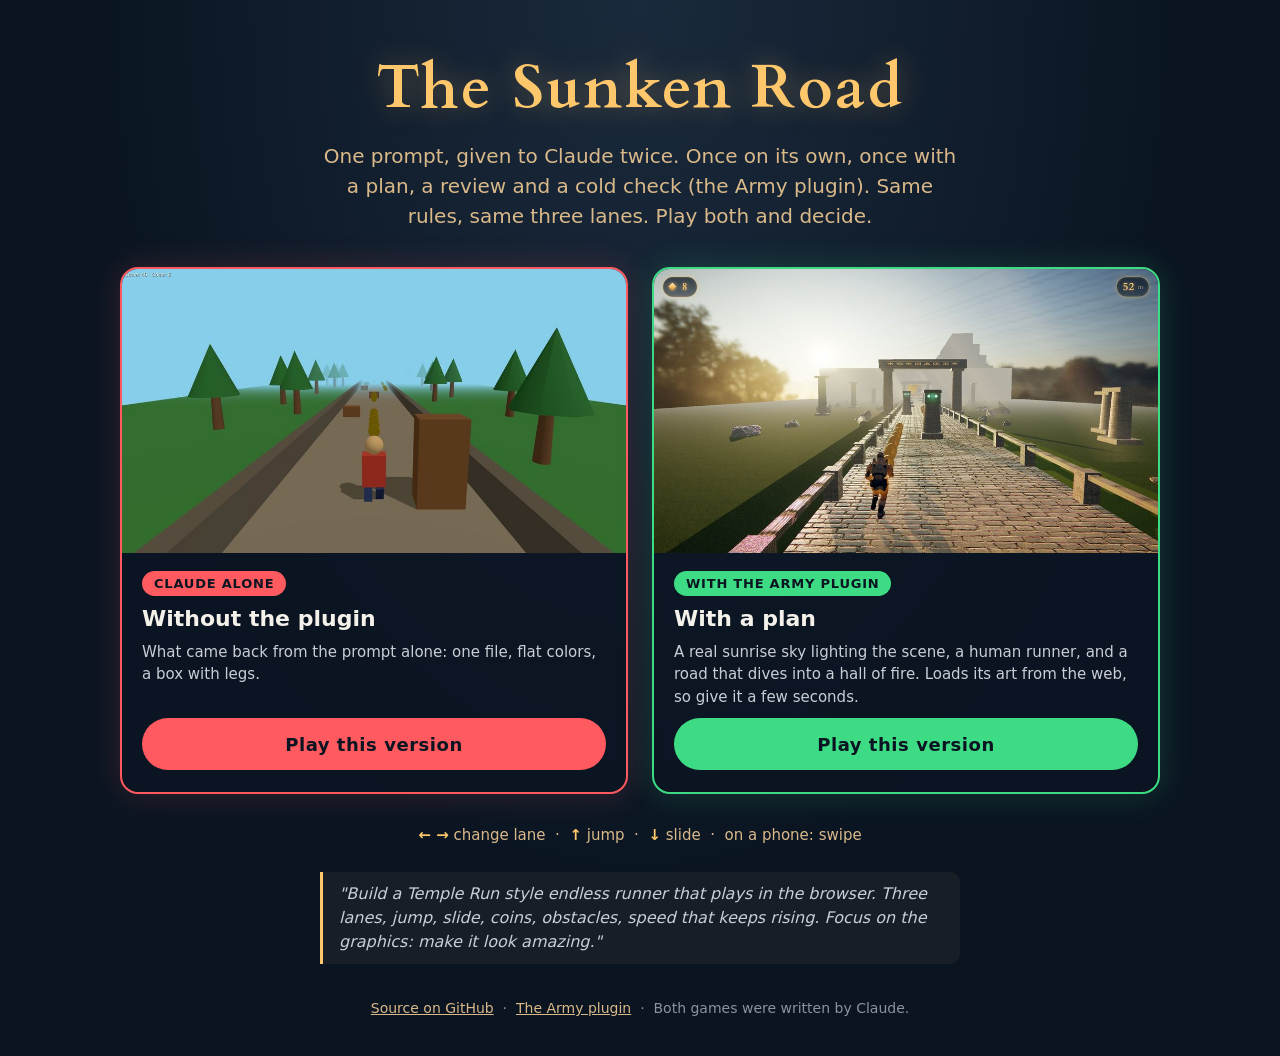
<file: index.html>
<!DOCTYPE html>
<html lang="en">
<head>
<meta charset="utf-8">
<title>The Sunken Road: same prompt, two games</title>
<meta name="viewport" content="width=device-width, initial-scale=1">
<meta name="description" content="One prompt, two browser runner games: Claude alone vs Claude with the Army plugin. Play both.">
<meta property="og:title" content="Same prompt, two games">
<meta property="og:description" content="Claude alone vs Claude with a plan. Play both in your browser.">
<meta property="og:image" content="assets/with.jpg">
<style>
  @font-face { font-family: "Cardo"; src: url("with/fonts/Cardo-Bold.ttf"); font-weight: 700; }
  :root { --night: #0b1522; --sand: #d9b98a; --gold: #ffc76b; --red: #ff5a5f; --green: #3ddc84; --ink: #f4f1ea; }
  * { box-sizing: border-box; }
  html, body { margin: 0; background: radial-gradient(ellipse at top, #1a2a3c, var(--night) 60%); color: var(--ink); font-family: system-ui, -apple-system, "Segoe UI", Roboto, sans-serif; min-height: 100%; }
  main { max-width: 1080px; margin: 0 auto; padding: 48px 20px 40px; }
  h1 { font-family: "Cardo", Georgia, serif; font-weight: 700; font-size: clamp(34px, 6vw, 60px); letter-spacing: .04em; margin: 0; text-align: center; color: var(--gold); text-shadow: 0 0 28px rgba(255,199,107,.35); }
  .lede { text-align: center; color: var(--sand); font-size: clamp(16px, 2.2vw, 20px); margin: 12px auto 36px; max-width: 640px; line-height: 1.5; }
  .grid { display: grid; grid-template-columns: repeat(auto-fit, minmax(300px, 1fr)); gap: 24px; }
  .card { background: rgba(11,21,34,.75); border: 2px solid var(--c); border-radius: 18px; overflow: hidden; display: flex; flex-direction: column; box-shadow: 0 0 32px color-mix(in srgb, var(--c) 18%, transparent); }
  .card img { width: 100%; height: auto; aspect-ratio: 16 / 9; object-fit: cover; display: block; }
  .body { padding: 18px 20px 22px; display: flex; flex-direction: column; gap: 10px; flex: 1; }
  .tag { align-self: flex-start; background: var(--c); color: var(--night); font-weight: 800; font-size: 13px; letter-spacing: .06em; text-transform: uppercase; padding: 5px 12px; border-radius: 999px; }
  h2 { margin: 0; font-size: 22px; }
  .card p { margin: 0; color: #c9ced6; line-height: 1.5; font-size: 15px; flex: 1; }
  .play { display: inline-flex; align-items: center; justify-content: center; gap: 8px; min-height: 52px; border-radius: 999px; background: var(--c); color: var(--night); font-weight: 800; font-size: 18px; text-decoration: none; letter-spacing: .03em; transition: transform .12s, filter .12s; }
  .play:hover { filter: brightness(1.08); transform: translateY(-1px); }
  .play:active { transform: scale(.98); }
  .play:focus-visible { outline: 3px solid var(--ink); outline-offset: 3px; }
  .keys { text-align: center; margin: 32px 0 8px; color: var(--sand); font-size: 15px; }
  .keys b { color: var(--gold); }
  .prompt { margin: 28px auto 0; max-width: 640px; border-left: 3px solid var(--gold); padding: 10px 16px; color: #c9ced6; font-style: italic; line-height: 1.5; background: rgba(255,199,107,.05); border-radius: 0 10px 10px 0; }
  footer { text-align: center; margin-top: 36px; font-size: 14px; color: #8a93a0; }
  footer a { color: var(--sand); }
</style>
</head>
<body>
<main>
  <h1>The Sunken Road</h1>
  <p class="lede">One prompt, given to Claude twice. Once on its own, once with a plan, a review and a cold check (the Army plugin). Same rules, same three lanes. Play both and decide.</p>
  <div class="grid">
    <article class="card" style="--c: var(--red)">
      <img src="assets/without.jpg" alt="The plain version: a red box runner on a grey road through a green field" loading="lazy" width="960" height="540">
      <div class="body">
        <span class="tag">Claude alone</span>
        <h2>Without the plugin</h2>
        <p>What came back from the prompt alone: one file, flat colors, a box with legs.</p>
        <a class="play" href="without/">Play this version</a>
      </div>
    </article>
    <article class="card" style="--c: var(--green)">
      <img src="assets/with.jpg" alt="The Army version: a human runner on a stone causeway at sunrise, a gate ahead" loading="lazy" width="960" height="540">
      <div class="body">
        <span class="tag">With the Army plugin</span>
        <h2>With a plan</h2>
        <p>A real sunrise sky lighting the scene, a human runner, and a road that dives into a hall of fire. Loads its art from the web, so give it a few seconds.</p>
        <a class="play" href="with/">Play this version</a>
      </div>
    </article>
  </div>
  <p class="keys"><b>&larr; &rarr;</b> change lane &nbsp;&middot;&nbsp; <b>&uarr;</b> jump &nbsp;&middot;&nbsp; <b>&darr;</b> slide &nbsp;&middot;&nbsp; on a phone: swipe</p>
  <blockquote class="prompt">"Build a Temple Run style endless runner that plays in the browser. Three lanes, jump, slide, coins, obstacles, speed that keeps rising. Focus on the graphics: make it look amazing."</blockquote>
  <footer>
    <a href="https://github.com/omer-yehuda/sunken-road-runner">Source on GitHub</a> &nbsp;&middot;&nbsp;
    <a href="https://github.com/omer-yehuda/plugins/tree/main/plugins/army">The Army plugin</a> &nbsp;&middot;&nbsp;
    Both games were written by Claude.
  </footer>
</main>
</body>
</html>
</file>
